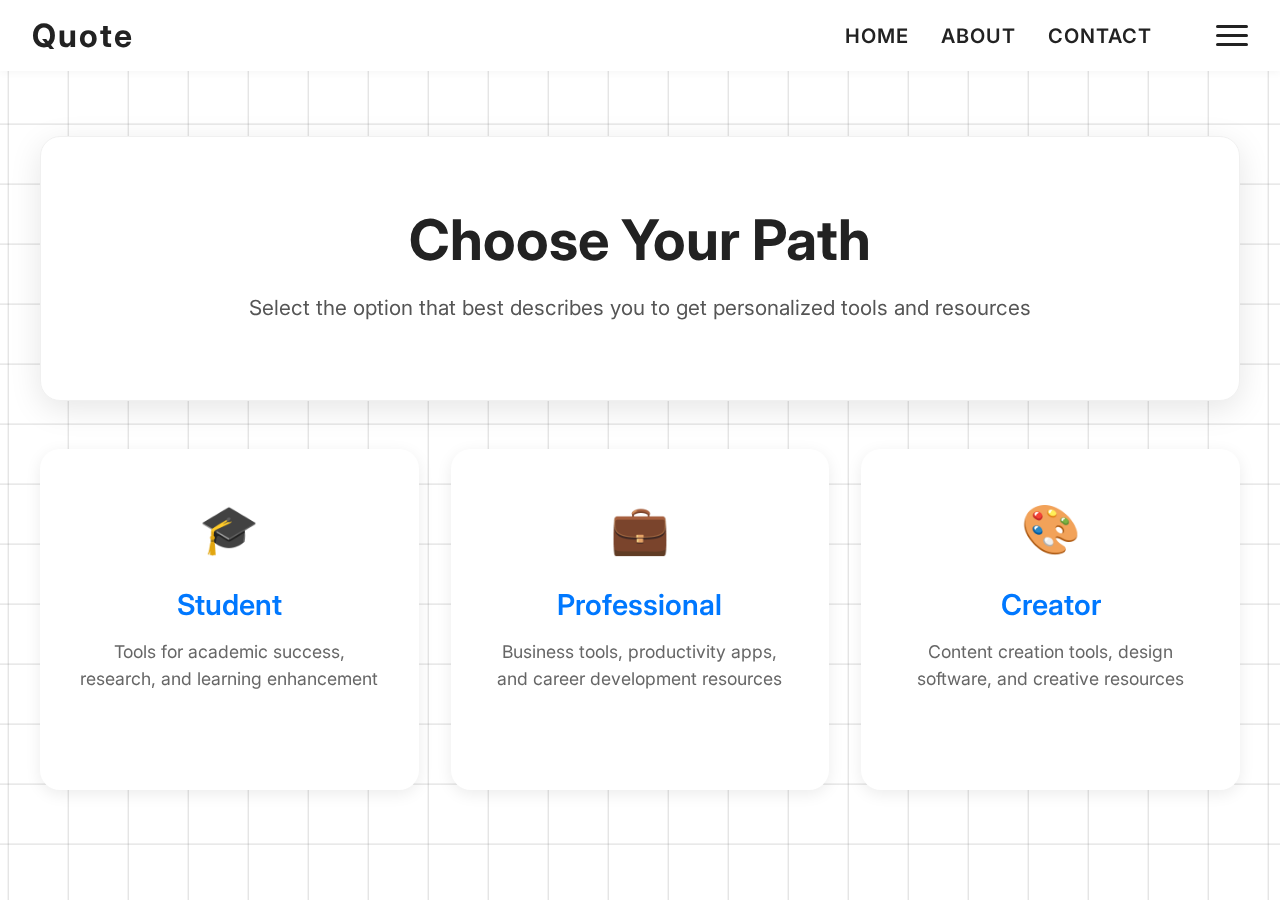
<file: landing.html>
<!DOCTYPE html>
<html lang="en">
<head>
	<meta charset="UTF-8">
	<meta name="viewport" content="width=device-width, initial-scale=1.0">
	<title>Choose Your Path - Quote</title>
	<link rel="stylesheet" href="css.css">
	<link href="https://fonts.googleapis.com/css2?family=Inter:wght@400;600;700&display=swap" rel="stylesheet">
</head>
<body>
	<canvas id="bg-graph"></canvas>
	<header>
		<nav class="navbar minimal-navbar">
			<div class="logo"><a href="index.html">Quote</a></div>
			<div class="nav-and-menu">
				<ul class="nav-links minimal-nav">
					<li><a href="index.html">HOME</a></li>
					<li><a href="index.html#about">ABOUT</a></li>
					<li><a href="index.html#contact">CONTACT</a></li>
				</ul>
				<div class="menu-icon" id="menu-toggle">
					<span></span>
					<span></span>
					<span></span>
				</div>
			</div>
		</nav>
		<div class="dropdown-menu" id="dropdown-menu">
			<div class="dropdown-content">
				<h3>AI Tools</h3>
				<p>Discover powerful AI tools for education and productivity</p>
				<h3>Educational Resources</h3>
				<p>Access free educational content and learning materials</p>
				<h3>Media Editors</h3>
				<p>Professional editing tools for images, videos, and documents</p>
				<h3>Free Books</h3>
				<p>Comprehensive library of free digital books and resources</p>
				<h3>Useful Apps & Links</h3>
				<p>Curated collection of helpful applications and websites</p>
			</div>
		</div>
	</header>
	<main>
		<section class="landing-hero">
			<div class="landing-content">
				<div class="landing-header">
					<h1>Choose Your Path</h1>
					<p>Select the option that best describes you to get personalized tools and resources</p>
				</div>
				<div class="path-options">
					<a href="student.html" class="path-card">
						<div class="path-icon">🎓</div>
						<h3>Student</h3>
						<p>Tools for academic success, research, and learning enhancement</p>
					</a>
					<a href="professional.html" class="path-card">
						<div class="path-icon">💼</div>
						<h3>Professional</h3>
						<p>Business tools, productivity apps, and career development resources</p>
					</a>
					<a href="creator.html" class="path-card">
						<div class="path-icon">🎨</div>
						<h3>Creator</h3>
						<p>Content creation tools, design software, and creative resources</p>
					</a>
				</div>
			</div>
		</section>
	</main>
	<script src="javascript.js"></script>
</body>
</html>
</file>
<file: css.css>
body {
	margin: 0;
	font-family: 'Inter', Arial, sans-serif;
	background: #fff;
	color: #222;
	min-height: 100vh;
	position: relative;
	overflow-x: hidden;
}

#bg-graph {
	position: fixed;
	top: 0;
	left: 0;
	width: 100vw;
	height: 100vh;
	z-index: 0;
	pointer-events: none;
}

.minimal-navbar {
	background: transparent;
	box-shadow: none;
	display: flex;
	justify-content: space-between;
	align-items: center;
	padding: 7rem 3rem 7rem 3rem;
	position: relative;
	z-index: 1000;
}

#bg-graph {
	position: fixed;
	top: 0;
	left: 0;
	width: 100vw;
	height: 100vh;
	z-index: 0;
	pointer-events: none;
}

.logo {
	font-size: 2rem;
	font-weight: 700;
	letter-spacing: 2px;
	color: #222;
}

.nav-and-menu {
	display: flex;
	align-items: center;
	gap: 2rem;
}

/* Search Bar Styles */
.search-container {
	position: relative;
	margin-right: 1rem;
}

.search-icon {
	position: absolute;
	left: 12px;
	top: 50%;
	transform: translateY(-50%);
	width: 18px;
	height: 18px;
	opacity: 0.6;
	pointer-events: none;
	z-index: 1;
}

#global-search {
	padding: 0.5rem 1rem 0.5rem 2.5rem;
	border: 2px solid #e5e5e5;
	border-radius: 25px;
	font-size: 0.9rem;
	width: 250px;
	background: rgba(255, 255, 255, 0.9);
	backdrop-filter: blur(10px);
	transition: all 0.3s ease;
	outline: none;
}

#global-search:focus {
	border-color: #0078ff;
	box-shadow: 0 0 0 3px rgba(0, 120, 255, 0.1);
	background: rgba(255, 255, 255, 0.95);
}

.search-results {
	position: absolute;
	top: 100%;
	left: 0;
	right: 0;
	background: rgba(255, 255, 255, 0.95);
	backdrop-filter: blur(10px);
	border-radius: 12px;
	box-shadow: 0 8px 32px rgba(0, 0, 0, 0.1);
	max-height: 400px;
	overflow-y: auto;
	z-index: 1001;
	margin-top: 0.5rem;
	display: none;
}

.search-results.show {
	display: block;
}

.search-result-item {
	padding: 0.75rem 1rem;
	cursor: pointer;
	border-bottom: 1px solid rgba(0, 0, 0, 0.05);
	transition: background 0.2s ease;
}

.search-result-item:hover {
	background: rgba(0, 120, 255, 0.05);
}

.search-result-item:last-child {
	border-bottom: none;
}

.search-result-title {
	font-weight: 600;
	color: #0078ff;
	margin-bottom: 0.25rem;
}

.search-result-desc {
	font-size: 0.85rem;
	color: #666;
	margin-bottom: 0.25rem;
}

.search-result-category {
	font-size: 0.75rem;
	color: #999;
	text-transform: uppercase;
	letter-spacing: 0.5px;
}

.minimal-nav {
	list-style: none;
	display: flex;
	gap: 3rem;
	margin: 0;
	padding: 0;
}
.minimal-nav a {
	text-decoration: none;
	color: #222;
	font-weight: 500;
	font-size: 1.25rem;
	letter-spacing: 1px;
	transition: color 0.2s;
}
.minimal-nav a:hover {
	color: #0078ff;
}

/* Navigation Icon Styles */
.nav-icon {
	width: 28px;
	height: 28px;
	transition: transform 0.3s ease, opacity 0.3s ease;
}

.nav-icon:hover {
	transform: scale(1.1);
	opacity: 0.8;
}

/* Donate Button Styles */
.donate-button {
	background: #007bff;
	color: white !important;
	padding: 0.6rem 1.2rem;
	border-radius: 6px;
	font-weight: 600;
	font-size: 1rem;
	transition: all 0.3s ease;
	text-decoration: none;
}

.donate-button:hover {
	background: #0056b3;
	transform: translateY(-1px);
	box-shadow: 0 4px 12px rgba(0, 123, 255, 0.3);
}

.menu-icon {
	display: flex;
	flex-direction: column;
	gap: 6px;
	margin-left: 2rem;
	cursor: pointer;
	transition: transform 0.3s ease;
}
.menu-icon:hover {
	transform: scale(1.1);
}
.menu-icon.active span:nth-child(1) {
	transform: rotate(45deg) translate(5px, 5px);
}
.menu-icon.active span:nth-child(2) {
	opacity: 0;
}
.menu-icon.active span:nth-child(3) {
	transform: rotate(-45deg) translate(7px, -6px);
}
.menu-icon span {
	display: block;
	width: 32px;
	height: 3px;
	background: #222;
	border-radius: 2px;
	transition: all 0.3s ease;
}

.dropdown-menu {
	position: absolute;
	top: 100%;
	left: 0;
	right: 0;
	background: rgba(255, 255, 255, 0.95);
	backdrop-filter: blur(10px);
	border-radius: 0 0 20px 20px;
	box-shadow: 0 8px 32px rgba(0, 0, 0, 0.1);
	transform: translateY(-20px);
	opacity: 0;
	visibility: hidden;
	transition: all 0.5s cubic-bezier(0.4, 0.0, 0.2, 1);
	z-index: 999;
	max-height: 0;
	overflow: hidden;
}
.dropdown-menu.active {
	transform: translateY(0);
	opacity: 1;
	visibility: visible;
	max-height: 500px;
}
.dropdown-content {
	padding: 2rem 3rem 1.5rem 3rem;
	display: flex;
	gap: 1rem;
	justify-content: space-between;
}
.dropdown-content h3 {
	font-size: 1.3rem;
	font-weight: 600;
	margin-bottom: 0.5rem;
	color: #0078ff;
}
.dropdown-content p {
	font-size: 1rem;
	color: #666;
	margin-bottom: 1.5rem;
	line-height: 1.4;
}

.dropdown-button-item {
	flex: 1;
	padding: 1rem;
	margin-bottom: 0;
	border-radius: 10px;
	background: rgba(255, 255, 255, 0.5);
	border: 1px solid rgba(0, 120, 255, 0.1);
	transition: all 0.3s cubic-bezier(0.4, 0.0, 0.2, 1);
	transform: translateY(20px);
	opacity: 0;
}

.dropdown-menu.active .dropdown-button-item {
	transform: translateY(0);
	opacity: 1;
}

.dropdown-menu.active .dropdown-button-item:nth-child(1) {
	transition-delay: 0.1s;
}

.dropdown-menu.active .dropdown-button-item:nth-child(2) {
	transition-delay: 0.2s;
}

.dropdown-menu.active .dropdown-button-item:nth-child(3) {
	transition-delay: 0.3s;
}

.dropdown-button-item:hover {
	background: rgba(0, 120, 255, 0.08);
	border-color: rgba(0, 120, 255, 0.2);
	transform: translateY(-2px);
	box-shadow: 0 8px 25px rgba(0, 120, 255, 0.15);
}

.dropdown-button {
	display: inline-block;
	padding: 0.6rem 1.2rem;
	background: #0078ff;
	color: #fff;
	text-decoration: none;
	border-radius: 6px;
	font-weight: 500;
	font-size: 0.85rem;
	transition: all 0.2s ease;
	margin-top: 0.3rem;
}

.dropdown-button:hover {
	background: #005bb5;
	transform: translateY(-1px);
	box-shadow: 0 4px 12px rgba(0, 120, 255, 0.3);
}

/* Responsive dropdown layout */
@media (max-width: 768px) {
	.dropdown-content {
		flex-direction: column;
		gap: 0.75rem;
	}
	
	.dropdown-button-item {
		margin-bottom: 0.75rem;
	}
}

.dropdown-button-item h3 {
	font-size: 1.1rem;
	font-weight: 600;
	margin-bottom: 0.3rem;
	color: #0078ff;
	transition: color 0.2s ease;
}

.dropdown-button-item:hover h3 {
	color: #005bb5;
}

.dropdown-button-item p {
	font-size: 0.9rem;
	color: #666;
	margin-bottom: 0.5rem;
	line-height: 1.3;
}

.abstract-hero {
	position: relative;
	min-height: 90vh;
	display: flex;
	align-items: center;
	padding-left: 6vw;
	padding-right: 6vw;
	z-index: 1;
}
.hero-content {
	position: relative;
	z-index: 2;
	max-width: 680px;
}
.hero-content h1 {
	font-size: 4.55rem;
	font-weight: 700;
	margin-bottom: 1.5rem;
	line-height: 1.1;
	white-space: nowrap;
}
.hero-content .thin {
	font-weight: 300;
	letter-spacing: 1px;
	font-size: 2rem;
}
.hero-content .bold {
	font-weight: 900;
	font-size: 6rem;
}
.hero-content h2 {
	font-size: 2.4rem;
	font-weight: 600;
	margin-bottom: 1rem;
}
.hero-content p {
	font-size: 1.2rem;
	margin-bottom: 3rem;
	color: #222;
	line-height: 1.6;
}
.minimal-btn {
	display: inline-block;
	padding: 1rem 3rem;
	background: #222;
	color: #fff;
	font-size: 1.8rem;
	font-weight: 500;
	border-radius: 30px;
	border: 2px solid #222;
	box-shadow: 0 2px 16px rgba(0,0,0,0.07);
	text-decoration: none;
	transition: background 0.2s, color 0.2s, box-shadow 0.2s;
}
.minimal-btn:hover {
	background: #000;
	color: #fff;
	box-shadow: 0 8px 24px rgba(0,0,0,0.2);
}

.blur-circle {
	display: none;
}

.content-section {
	padding: 4rem 6vw;
	position: relative;
	z-index: 1;
}
.content-section.alt-bg {
	background: #f8fafd;
}
.section-content {
	max-width: 1000px;
	margin: 0 auto;
	background: #fff;
	padding: 3rem;
	border-radius: 20px;
}
.section-content h2 {
	font-size: 2.5rem;
	font-weight: 600;
	margin-bottom: 1.5rem;
	color: #222;
}
.section-content p {
	font-size: 1.2rem;
	line-height: 1.6;
	color: #555;
	margin-bottom: 2rem;
}
.feature-grid {
	display: grid;
	grid-template-columns: repeat(auto-fit, minmax(280px, 1fr));
	gap: 2rem;
	margin-top: 3rem;
}
.feature-item {
	background: #fff;
	padding: 2rem;
	border-radius: 16px;
	box-shadow: 0 4px 16px rgba(0, 0, 0, 0.08);
	transition: transform 0.3s ease, box-shadow 0.3s ease;
}
.feature-item:hover {
	transform: translateY(-8px);
	box-shadow: 0 8px 32px rgba(0, 120, 255, 0.12);
}
.feature-item h3 {
	font-size: 1.4rem;
	font-weight: 600;
	margin-bottom: 1rem;
	color: #0078ff;
}
.tools-preview {
	display: grid;
	grid-template-columns: repeat(auto-fit, minmax(250px, 1fr));
	gap: 2rem;
	margin-top: 3rem;
}
.tool-category {
	background: #fff;
	padding: 2rem;
	border-radius: 16px;
	border: 2px solid #f0f0f0;
	transition: all 0.3s ease;
}
.tool-category:hover {
	border-color: #0078ff;
	transform: translateY(-4px);
}
.tool-category h3 {
	font-size: 1.3rem;
	font-weight: 600;
	margin-bottom: 0.8rem;
	color: #222;
}
.contact-info {
	background: #f8fafd;
	padding: 2rem;
	border-radius: 16px;
	margin-top: 2rem;
}
.contact-info p {
	margin-bottom: 0.8rem;
	font-size: 1.1rem;
}

header {
	background: #fff;
	box-shadow: 0 2px 8px rgba(0,0,0,0.04);
	position: sticky;
	top: 0;
	z-index: 100;
}

.navbar {
	display: flex;
	justify-content: space-between;
	align-items: center;
	padding: 1rem 2rem;
}

.logo {
	font-size: 2rem;
	font-weight: 700;
	letter-spacing: 2px;
}

.nav-links {
	list-style: none;
	display: flex;
	gap: 2rem;
	margin: 0;
	padding: 0;
}

.nav-links a {
	text-decoration: none;
	color: #222;
	font-weight: 600;
	position: relative;
	transition: color 0.2s;
}
.nav-links a::after {
	content: '';
	display: block;
	width: 0;
	height: 2px;
	background: #0078ff;
	transition: width 0.3s;
	position: absolute;
	left: 0;
	bottom: -4px;
}
.nav-links a:hover {
	color: #0078ff;
}
.nav-links a:hover::after {
	width: 100%;
}

.hero {
	text-align: center;
	padding: 4rem 2rem 2rem 2rem;
	background: #f8fafd;
}
.hero h1 {
	font-size: 3rem;
	font-weight: 700;
	margin-bottom: 1rem;
}
.hero p {
	font-size: 1.25rem;
	margin-bottom: 2rem;
}
.cta-btn {
	display: inline-block;
	padding: 0.75rem 2rem;
	background: #222;
	color: #fff;
	font-weight: 600;
	border-radius: 30px;
	text-decoration: none;
	box-shadow: 0 2px 8px rgba(0,0,0,0.1);
	transition: background 0.2s, transform 0.2s;
}
.cta-btn:hover {
	background: #000;
	transform: scale(1.05);
}
@keyframes pulse {
	0% { box-shadow: 0 0 0 0 rgba(0,120,255,0.2); }
	70% { box-shadow: 0 0 0 10px rgba(0,120,255,0); }
	100% { box-shadow: 0 0 0 0 rgba(0,120,255,0); }
}

.info-section {
	padding: 3rem 2rem;
	background: #fff;
	border-bottom: 1px solid #f0f0f0;
}
.info-section h2 {
	font-size: 2rem;
	font-weight: 600;
	margin-bottom: 1.5rem;
	color: #0078ff;
}
.card-container {
	display: flex;
	flex-wrap: wrap;
	gap: 2rem;
	justify-content: flex-start;
}
.card {
	background: #f8fafd;
	border-radius: 16px;
	box-shadow: 0 2px 8px rgba(0,0,0,0.04);
	padding: 1.5rem;
	min-width: 220px;
	max-width: 320px;
	flex: 1 1 220px;
	transition: transform 0.2s, box-shadow 0.2s;
	cursor: pointer;
	position: relative;
}
.card:hover {
	transform: translateY(-6px) scale(1.03);
	box-shadow: 0 8px 24px rgba(0,120,255,0.08);
}

footer {
	text-align: center;
	padding: 2rem;
	background: #f8fafd;
	color: #888;
	font-size: 1rem;
}

/* Landing Page Styles */
.landing-hero {
	position: relative;
	min-height: 80vh;
	display: flex;
	align-items: center;
	justify-content: center;
	z-index: 1;
	padding: 2rem;
}

.landing-content {
	text-align: center;
	max-width: 1200px;
}

.landing-header {
	background: #fff;
	padding: 2rem 1.5rem;
	border-radius: 20px;
	box-shadow: 0 8px 32px rgba(0, 0, 0, 0.1);
	margin-bottom: 3rem;
	border: 1px solid #f0f0f0;
}

.landing-content h1 {
	font-size: 3.5rem;
	font-weight: 700;
	margin-bottom: 1rem;
	color: #222;
}

.landing-content p {
	font-size: 1.3rem;
	color: #555;
	margin-bottom: 3rem;
}

.path-options {
	display: grid;
	grid-template-columns: repeat(3, 1fr);
	gap: 2rem;
	margin-top: 2rem;
}

.path-card {
	background: #fff;
	padding: 3rem 2rem;
	border-radius: 20px;
	text-decoration: none;
	color: #222;
	box-shadow: 0 4px 16px rgba(0, 0, 0, 0.08);
	transition: all 0.3s ease;
	border: 2px solid transparent;
}

.path-card:hover {
	transform: translateY(-8px);
	box-shadow: 0 12px 32px rgba(0, 120, 255, 0.15);
	border-color: #0078ff;
}

.path-icon {
	font-size: 3rem;
	margin-bottom: 1rem;
}

.path-card h3 {
	font-size: 1.8rem;
	font-weight: 600;
	margin-bottom: 1rem;
	color: #0078ff;
}

.path-card p {
	font-size: 1.1rem;
	color: #666;
	line-height: 1.5;
}

/* Tools Page Styles */
.tools-page {
	padding: 2rem 6vw;
	position: relative;
	z-index: 1;
}

.tools-header {
	text-align: center;
	margin-bottom: 3rem;
	background: #fff;
	padding: 2rem 1.5rem;
	border-radius: 20px;
	box-shadow: 0 8px 32px rgba(0, 0, 0, 0.1);
	border: 1px solid #f0f0f0;
	max-width: 800px;
	margin: 0 auto 3rem auto;
}

.tools-header h1 {
	font-size: 3rem;
	font-weight: 700;
	margin-bottom: 1rem;
	color: #222;
}

.tools-header p {
	font-size: 1.2rem;
	color: #555;
}

.tools-grid {
	max-width: 1200px;
	margin: 0 auto;
}

.tool-section {
	margin-bottom: 4rem;
}

.tool-section h2 {
	font-size: 2.5rem;
	font-weight: 700;
	margin-bottom: 0.5rem;
	color: #0078ff;
	padding-bottom: 0;
}

.section-description {
	font-size: 1rem;
	color: #666;
	margin-bottom: 2rem;
	margin-top: 0;
	line-height: 1.5;
	font-style: italic;
}

.tool-cards {
	display: grid;
	grid-template-columns: repeat(auto-fit, minmax(280px, 1fr));
	gap: 1.5rem;
}

.tool-item {
	background: #fff;
	padding: 2rem;
	border-radius: 16px;
	box-shadow: 0 2px 8px rgba(0, 0, 0, 0.06);
	transition: all 0.3s ease;
	border: 1px solid #f0f0f0;
	position: relative;
	display: flex;
	flex-direction: column;
	min-height: 200px;
	text-decoration: none;
	color: inherit;
	cursor: pointer;
}

.tool-item:hover {
	transform: translateY(-4px) scale(1.02);
	box-shadow: 0 8px 24px rgba(0, 120, 255, 0.15);
	border-color: #0078ff;
	text-decoration: none;
	color: inherit;
}

.tool-item h3 {
	font-size: 1.3rem;
	font-weight: 600;
	margin-bottom: 0.8rem;
	color: #222;
	display: flex;
	align-items: center;
	gap: 8px;
}

.tool-logo {
	width: 30px;
	height: 30px;
	object-fit: contain;
	vertical-align: middle;
}

.tool-item p {
	font-size: 1rem;
	color: #666;
	margin-bottom: 1.5rem;
	line-height: 1.5;
	flex-grow: 1;
}

.tool-tag {
	display: inline-block;
	padding: 0.4rem 0.8rem;
	background: #000;
	color: #fff;
	font-size: 0.75rem;
	font-weight: 600;
	border-radius: 12px;
	text-transform: uppercase;
	letter-spacing: 0.5px;
	position: absolute;
	top: 1rem;
	right: 1rem;
	transition: all 0.3s cubic-bezier(0.4, 0, 0.2, 1);
	transform: scale(1);
	cursor: default;
	opacity: 0;
	pointer-events: none;
}

.tool-item:hover .tool-tag {
	opacity: 1;
	animation: tagFadeInPulse 0.5s ease-out;
}

@keyframes tagFadeInPulse {
	0% {
		opacity: 0;
		transform: scale(0.8);
	}
	50% {
		transform: scale(1.05);
	}
	100% {
		opacity: 1;
		transform: scale(1);
	}
}

/* Specific tag colors based on functionality */
.tool-tag.ai { background: #7c3aed; } /* Purple for AI */
.tool-tag.writing { background: #059669; } /* Green for Writing */
.tool-tag.research { background: #dc2626; } /* Red for Research */
.tool-tag.homework { background: #ea580c; } /* Orange for Homework */
.tool-tag.community { background: #0891b2; } /* Cyan for Community */
.tool-tag.study { background: #7c2d12; } /* Brown for Study */
.tool-tag.gpa { background: #be123c; } /* Rose for GPA */
.tool-tag.citations { background: #4338ca; } /* Indigo for Citations */
.tool-tag.references { background: #6366f1; } /* Blue for References */
.tool-tag.audio { background: #f59e0b; } /* Amber for Audio */
.tool-tag.pdf { background: #ef4444; } /* Red for PDF */
.tool-tag.converter { background: #8b5cf6; } /* Violet for Converter */
.tool-tag.scanner { background: #06b6d4; } /* Sky for Scanner */
.tool-tag.plagiarism { background: #dc2626; } /* Red for Plagiarism */
.tool-tag.books { background: #16a34a; } /* Green for Books */
.tool-tag.courses { background: #2563eb; } /* Blue for Courses */
.tool-tag.certificates { background: #0d9488; } /* Teal for Certificates */
.tool-tag.mit { background: #991b1b; } /* Dark Red for MIT */
.tool-tag.skills { background: #c2410c; } /* Orange for Skills */
.tool-tag.coding { background: #1d4ed8; } /* Blue for Coding */
.tool-tag.workspace { background: #7c3aed; } /* Purple for Workspace */
.tool-tag.secure { background: #059669; } /* Green for Secure */
.tool-tag.tasks { background: #0891b2; } /* Cyan for Tasks */
.tool-tag.canvas { background: #ea580c; } /* Orange for Canvas */
.tool-tag.notes { background: #4338ca; } /* Indigo for Notes */
.tool-tag.mindmap { background: #be123c; } /* Rose for Mind Map */
.tool-tag.whiteboard { background: #6366f1; } /* Blue for Whiteboard */
.tool-tag.math { background: #dc2626; } /* Red for Math */

.logo a {
	color: #222;
	text-decoration: none;
}

/* Home Button Styles */
.home-button-container {
	text-align: center;
	padding: 1.5rem 0 5rem 0;
	margin-top: 1rem;
}

.home-button {
	display: inline-block;
	padding: 0.75rem 2rem;
	background: #222;
	color: #fff;
	text-decoration: none;
	border-radius: 8px;
	font-weight: 500;
	font-size: 1rem;
	transition: all 0.2s ease;
	border: 2px solid #222;
}

.home-button:hover {
	background: #fff;
	color: #222;
	transform: translateY(-2px);
	box-shadow: 0 4px 12px rgba(0, 0, 0, 0.15);
}
</file>
